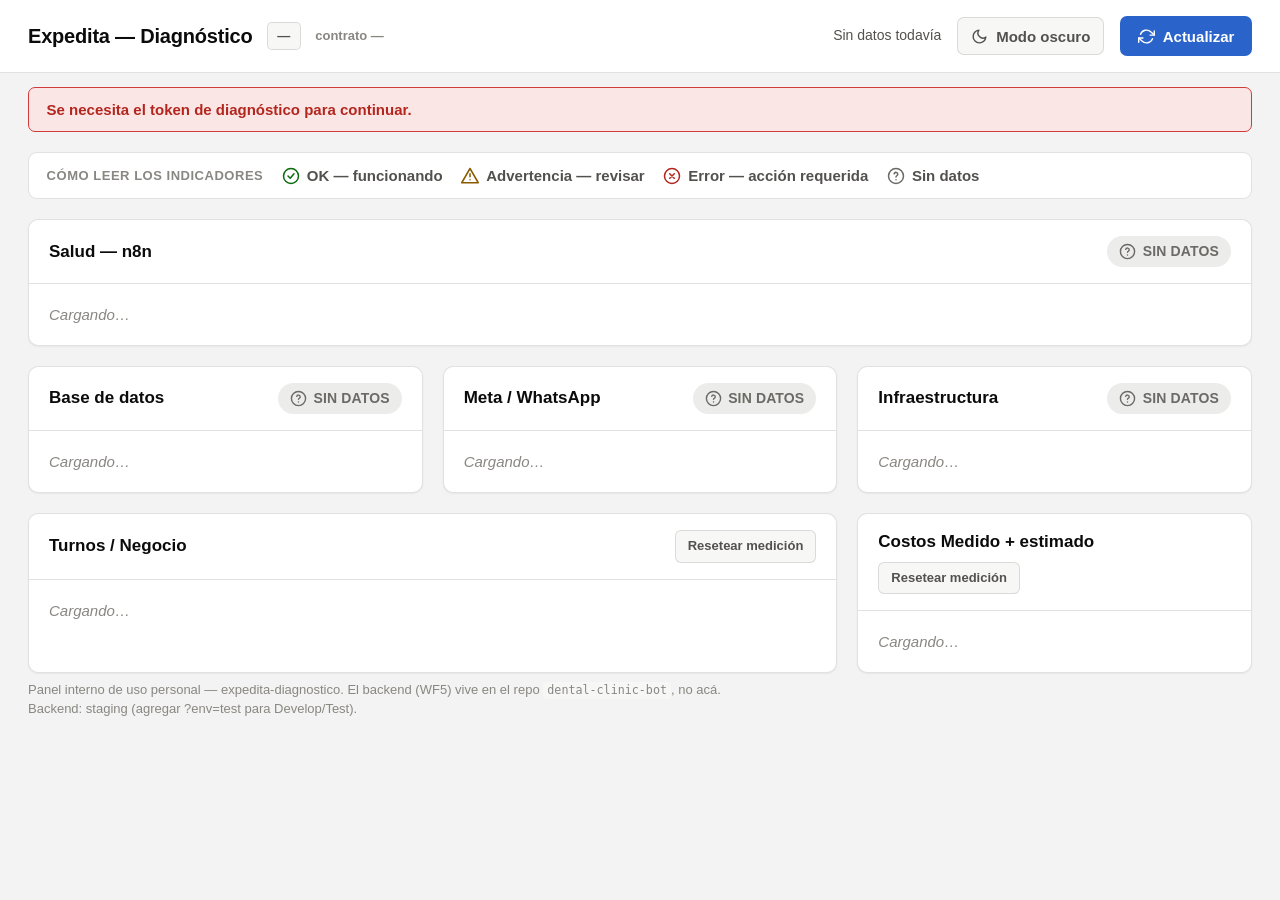
<file: src/index.html>
<!DOCTYPE html>
<html lang="es">
<head>
<meta charset="UTF-8">
<meta name="viewport" content="width=device-width, initial-scale=1.0">
<title>Expedita — Diagnóstico</title>
<link rel="stylesheet" href="styles.css">
</head>
<body>
<header class="topbar">
  <div class="topbar-left">
    <h1>Expedita — Diagnóstico</h1>
    <span class="env-badge" id="env-badge">—</span>
    <span class="contract-badge" id="contract-badge">contrato —</span>
  </div>
  <div class="topbar-right">
    <span class="last-update" id="ultima-actualizacion">Sin datos todavía</span>
    <button type="button" class="theme-toggle" id="btn-theme" aria-pressed="false">
      <svg class="icon-sun" viewBox="0 0 24 24" fill="none" stroke="currentColor" stroke-width="2" stroke-linecap="round" stroke-linejoin="round" aria-hidden="true"><circle cx="12" cy="12" r="5"></circle><line x1="12" y1="1" x2="12" y2="3"></line><line x1="12" y1="21" x2="12" y2="23"></line><line x1="4.22" y1="4.22" x2="5.64" y2="5.64"></line><line x1="18.36" y1="18.36" x2="19.78" y2="19.78"></line><line x1="1" y1="12" x2="3" y2="12"></line><line x1="21" y1="12" x2="23" y2="12"></line><line x1="4.22" y1="19.78" x2="5.64" y2="18.36"></line><line x1="18.36" y1="5.64" x2="19.78" y2="4.22"></line></svg>
      <svg class="icon-moon" viewBox="0 0 24 24" fill="none" stroke="currentColor" stroke-width="2" stroke-linecap="round" stroke-linejoin="round" aria-hidden="true"><path d="M21 12.79A9 9 0 1 1 11.21 3 7 7 0 0 0 21 12.79z"></path></svg>
      <span class="theme-toggle-label" id="theme-toggle-label">Modo oscuro</span>
    </button>
    <button id="btn-actualizar" type="button" class="btn">
      <svg viewBox="0 0 24 24" fill="none" stroke="currentColor" stroke-width="2" stroke-linecap="round" stroke-linejoin="round" aria-hidden="true"><polyline points="23 4 23 10 17 10"></polyline><polyline points="1 20 1 14 7 14"></polyline><path d="M3.51 9a9 9 0 0 1 14.85-3.36L23 10M1 14l4.64 4.36A9 9 0 0 0 20.49 15"></path></svg>
      Actualizar
    </button>
  </div>
</header>

<div class="global-warn" id="contract-warning" role="status" hidden></div>
<div class="global-error" id="global-error" role="alert" hidden></div>

<div class="shell">

  <div class="legend">
    <span class="legend-title">Cómo leer los indicadores</span>
    <span class="legend-item">
      <svg viewBox="0 0 24 24" fill="none" stroke="currentColor" stroke-width="2" stroke-linecap="round" stroke-linejoin="round" class="legend-icon legend-icon-good" aria-hidden="true"><circle cx="12" cy="12" r="10"></circle><path d="M8 12l3 3 5-6"></path></svg>
      OK — funcionando
    </span>
    <span class="legend-item">
      <svg viewBox="0 0 24 24" fill="none" stroke="currentColor" stroke-width="2" stroke-linecap="round" stroke-linejoin="round" class="legend-icon legend-icon-warn" aria-hidden="true"><path d="M12 2 1 21h22L12 2z"></path><line x1="12" y1="9" x2="12" y2="13"></line><line x1="12" y1="17" x2="12.01" y2="17"></line></svg>
      Advertencia — revisar
    </span>
    <span class="legend-item">
      <svg viewBox="0 0 24 24" fill="none" stroke="currentColor" stroke-width="2" stroke-linecap="round" stroke-linejoin="round" class="legend-icon legend-icon-crit" aria-hidden="true"><circle cx="12" cy="12" r="10"></circle><path d="M15 9l-6 6M9 9l6 6"></path></svg>
      Error — acción requerida
    </span>
    <span class="legend-item">
      <svg viewBox="0 0 24 24" fill="none" stroke="currentColor" stroke-width="2" stroke-linecap="round" stroke-linejoin="round" class="legend-icon legend-icon-unk" aria-hidden="true"><circle cx="12" cy="12" r="10"></circle><path d="M9.5 9a2.5 2.5 0 0 1 4.9.8c0 1.7-2.4 2-2.4 3.4"></path><line x1="12" y1="17" x2="12.01" y2="17"></line></svg>
      Sin datos
    </span>
  </div>

  <section class="semaforo semaforo-unk" id="semaforo" role="status" aria-live="polite" hidden></section>

  <main class="grid">

    <section class="card col-12" id="panel-n8n" aria-labelledby="h-n8n">
      <div class="card-head">
        <h2 id="h-n8n">Salud — n8n</h2>
        <span class="pill" id="n8n-status">—</span>
      </div>
      <div class="card-body" id="n8n-body">
        <p class="sin-datos">Cargando…</p>
      </div>
    </section>

    <section class="card col-4" id="panel-db" aria-labelledby="h-db">
      <div class="card-head">
        <h2 id="h-db">Base de datos</h2>
        <span class="pill" id="db-status">—</span>
      </div>
      <div class="card-body" id="db-body">
        <p class="sin-datos">Cargando…</p>
      </div>
    </section>

    <section class="card col-4" id="panel-meta" aria-labelledby="h-meta">
      <div class="card-head">
        <h2 id="h-meta">Meta / WhatsApp</h2>
        <span class="pill" id="meta-status">—</span>
      </div>
      <div class="card-body" id="meta-body">
        <p class="sin-datos">Cargando…</p>
      </div>
    </section>

    <section class="card col-4" id="panel-infra" aria-labelledby="h-infra">
      <div class="card-head">
        <h2 id="h-infra">Infraestructura</h2>
        <span class="pill" id="infra-status">—</span>
      </div>
      <div class="card-body" id="infra-body">
        <p class="sin-datos">Cargando…</p>
      </div>
    </section>

    <section class="card col-12" id="panel-llm" aria-labelledby="h-llm" hidden>
      <div class="card-head">
        <h2 id="h-llm">Groq / LLM</h2>
        <span class="pill" id="llm-status">—</span>
      </div>
      <div class="card-body" id="llm-body">
        <p class="sin-datos">Cargando…</p>
      </div>
    </section>

    <section class="card col-8" id="panel-negocio" aria-labelledby="h-negocio">
      <div class="card-head">
        <h2 id="h-negocio">Turnos / Negocio</h2>
        <button type="button" class="btn-reset" id="btn-reset-negocio">Resetear medición</button>
      </div>
      <p class="reset-aviso" id="reset-aviso-negocio" role="status" hidden></p>
      <div class="card-body" id="negocio-body">
        <p class="sin-datos">Cargando…</p>
      </div>
    </section>

    <section class="card col-4" id="panel-costos" aria-labelledby="h-costos">
      <div class="card-head">
        <h2 id="h-costos">Costos <span class="tag-estimado">Medido + estimado</span></h2>
        <button type="button" class="btn-reset" id="btn-reset-costos">Resetear medición</button>
      </div>
      <p class="reset-aviso" id="reset-aviso-costos" role="status" hidden></p>
      <div class="card-body" id="costos-body">
        <p class="sin-datos">Cargando…</p>
      </div>
    </section>

    <section class="card col-12" id="panel-tendencia" aria-labelledby="h-tendencia" hidden>
      <div class="card-head">
        <h2 id="h-tendencia">Tendencia — últimos 7 días</h2>
      </div>
      <div class="card-body" id="tendencia-body">
        <p class="sin-datos">Cargando…</p>
      </div>
    </section>

  </main>

  <footer class="foot">
    <p>Panel interno de uso personal — expedita-diagnostico. El backend
    (WF5) vive en el repo <code>dental-clinic-bot</code>, no acá.</p>
    <p id="backend-info"></p>
  </footer>

</div>

<script src="app.js"></script>
</body>
</html>
</file>
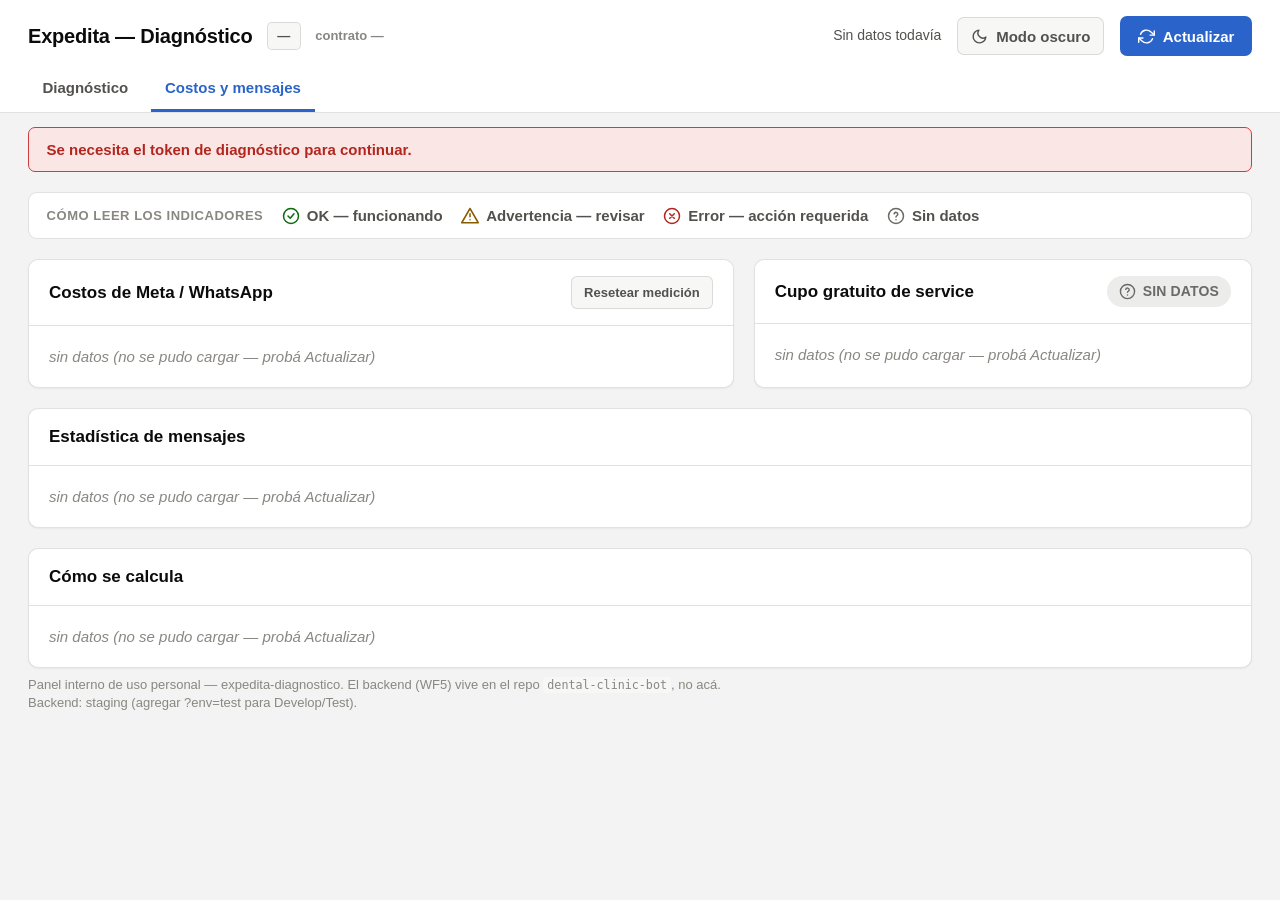
<file: src/costos.html>
<!DOCTYPE html>
<html lang="es">
<head>
<meta charset="UTF-8">
<meta name="viewport" content="width=device-width, initial-scale=1.0">
<title>Expedita — Costos y mensajes</title>
<link rel="stylesheet" href="styles.css">
</head>
<body data-pagina="costos">
<header class="topbar">
  <div class="topbar-left">
    <h1>Expedita — Diagnóstico</h1>
    <span class="env-badge" id="env-badge">—</span>
    <span class="contract-badge" id="contract-badge">contrato —</span>
  </div>
  <nav class="topnav" id="topnav" aria-label="Secciones del panel">
    <a href="index.html" data-nav="diagnostico">Diagnóstico</a>
    <a href="costos.html" data-nav="costos" aria-current="page">Costos y mensajes</a>
  </nav>
  <div class="topbar-right">
    <span class="last-update" id="ultima-actualizacion">Sin datos todavía</span>
    <button type="button" class="theme-toggle" id="btn-theme" aria-pressed="false">
      <svg class="icon-sun" viewBox="0 0 24 24" fill="none" stroke="currentColor" stroke-width="2" stroke-linecap="round" stroke-linejoin="round" aria-hidden="true"><circle cx="12" cy="12" r="5"></circle><line x1="12" y1="1" x2="12" y2="3"></line><line x1="12" y1="21" x2="12" y2="23"></line><line x1="4.22" y1="4.22" x2="5.64" y2="5.64"></line><line x1="18.36" y1="18.36" x2="19.78" y2="19.78"></line><line x1="1" y1="12" x2="3" y2="12"></line><line x1="21" y1="12" x2="23" y2="12"></line><line x1="4.22" y1="19.78" x2="5.64" y2="18.36"></line><line x1="18.36" y1="5.64" x2="19.78" y2="4.22"></line></svg>
      <svg class="icon-moon" viewBox="0 0 24 24" fill="none" stroke="currentColor" stroke-width="2" stroke-linecap="round" stroke-linejoin="round" aria-hidden="true"><path d="M21 12.79A9 9 0 1 1 11.21 3 7 7 0 0 0 21 12.79z"></path></svg>
      <span class="theme-toggle-label" id="theme-toggle-label">Modo oscuro</span>
    </button>
    <button id="btn-actualizar" type="button" class="btn">
      <svg viewBox="0 0 24 24" fill="none" stroke="currentColor" stroke-width="2" stroke-linecap="round" stroke-linejoin="round" aria-hidden="true"><polyline points="23 4 23 10 17 10"></polyline><polyline points="1 20 1 14 7 14"></polyline><path d="M3.51 9a9 9 0 0 1 14.85-3.36L23 10M1 14l4.64 4.36A9 9 0 0 0 20.49 15"></path></svg>
      Actualizar
    </button>
  </div>
</header>

<div class="global-warn" id="contract-warning" role="status" hidden></div>
<div class="global-error" id="global-error" role="alert" hidden></div>

<div class="shell">

  <div class="legend">
    <span class="legend-title">Cómo leer los indicadores</span>
    <span class="legend-item">
      <svg viewBox="0 0 24 24" fill="none" stroke="currentColor" stroke-width="2" stroke-linecap="round" stroke-linejoin="round" class="legend-icon legend-icon-good" aria-hidden="true"><circle cx="12" cy="12" r="10"></circle><path d="M8 12l3 3 5-6"></path></svg>
      OK — funcionando
    </span>
    <span class="legend-item">
      <svg viewBox="0 0 24 24" fill="none" stroke="currentColor" stroke-width="2" stroke-linecap="round" stroke-linejoin="round" class="legend-icon legend-icon-warn" aria-hidden="true"><path d="M12 2 1 21h22L12 2z"></path><line x1="12" y1="9" x2="12" y2="13"></line><line x1="12" y1="17" x2="12.01" y2="17"></line></svg>
      Advertencia — revisar
    </span>
    <span class="legend-item">
      <svg viewBox="0 0 24 24" fill="none" stroke="currentColor" stroke-width="2" stroke-linecap="round" stroke-linejoin="round" class="legend-icon legend-icon-crit" aria-hidden="true"><circle cx="12" cy="12" r="10"></circle><path d="M15 9l-6 6M9 9l6 6"></path></svg>
      Error — acción requerida
    </span>
    <span class="legend-item">
      <svg viewBox="0 0 24 24" fill="none" stroke="currentColor" stroke-width="2" stroke-linecap="round" stroke-linejoin="round" class="legend-icon legend-icon-unk" aria-hidden="true"><circle cx="12" cy="12" r="10"></circle><path d="M9.5 9a2.5 2.5 0 0 1 4.9.8c0 1.7-2.4 2-2.4 3.4"></path><line x1="12" y1="17" x2="12.01" y2="17"></line></svg>
      Sin datos
    </span>
  </div>

  <main class="grid">

    <section class="card col-7" id="panel-costos" aria-labelledby="h-costos">
      <div class="card-head">
        <h2 id="h-costos">Costos de Meta / WhatsApp</h2>
        <button type="button" class="btn-reset" id="btn-reset-costos">Resetear medición</button>
      </div>
      <p class="reset-aviso" id="reset-aviso-costos" role="status" hidden></p>
      <div class="card-body" id="costos-body">
        <p class="sin-datos cargando">Cargando…</p>
      </div>
    </section>

    <section class="card col-5" id="panel-cupo" aria-labelledby="h-cupo">
      <div class="card-head">
        <h2 id="h-cupo">Cupo gratuito de service</h2>
        <span class="pill" id="cupo-status">—</span>
      </div>
      <div class="card-body" id="cupo-body">
        <p class="sin-datos cargando">Cargando…</p>
      </div>
    </section>

    <section class="card col-12" id="panel-mensajes" aria-labelledby="h-mensajes">
      <div class="card-head">
        <h2 id="h-mensajes">Estadística de mensajes</h2>
      </div>
      <div class="card-body" id="mensajes-body">
        <p class="sin-datos cargando">Cargando…</p>
      </div>
    </section>

    <section class="card col-12" id="panel-calculo" aria-labelledby="h-calculo">
      <div class="card-head">
        <h2 id="h-calculo">Cómo se calcula</h2>
      </div>
      <div class="card-body" id="calculo-body">
        <p class="sin-datos cargando">Cargando…</p>
      </div>
    </section>

  </main>

  <footer class="foot">
    <p>Panel interno de uso personal — expedita-diagnostico. El backend
    (WF5) vive en el repo <code>dental-clinic-bot</code>, no acá.</p>
    <p id="backend-info"></p>
  </footer>

</div>

<script src="costos.js"></script>
<script src="app.js"></script>
</body>
</html>
</file>
<file: src/styles.css>
/* Reset mínimo */
*,
*::before,
*::after {
  box-sizing: border-box;
}
html,
body {
  margin: 0;
  padding: 0;
}

/* ---------------------------------------------------------------------
 * Tema — claro por defecto, oscuro por prefers-color-scheme o por el
 * toggle manual (data-theme en <html>, persistido en localStorage).
 * Los dos modos ganan siempre sobre el sistema operativo.
 * --------------------------------------------------------------------- */
:root {
  color-scheme: light;
  --page: #f2f3f2;
  --surface: #ffffff;
  --surface-2: #f7f7f6;
  --border: rgba(11, 11, 11, 0.12);
  --text: #0b0b0b;
  --text-2: #52514e;
  --text-muted: #898781;
  --accent: #2a63c9;
  --accent-hover: #1c4ea3;
  --accent-ink: #ffffff;
  --good: #0ca30c;
  --good-text: #0b6b0b;
  --good-bg: #e4f5e4;
  --warn: #d98c00;
  --warn-text: #8a5a00;
  --warn-bg: #fdf1d9;
  --crit: #d03b3b;
  --crit-text: #b3261e;
  --crit-bg: #fbe6e6;
  --unk-text: #6b6a66;
  --unk-bg: #ececea;
  --shadow: 0 1px 2px rgba(11, 11, 11, 0.05);

  --font-body: -apple-system, "Segoe UI", Roboto, Helvetica, Arial, sans-serif;
  --font-mono: "Consolas", "SFMono-Regular", Menlo, Monaco, monospace;
}

@media (prefers-color-scheme: dark) {
  :root:not([data-theme="light"]) {
    color-scheme: dark;
    --page: #0d0e10;
    --surface: #17191c;
    --surface-2: #1e2124;
    --border: rgba(255, 255, 255, 0.12);
    --text: #f5f5f4;
    --text-2: #c3c2b7;
    --text-muted: #8b8a84;
    --accent: #5b9bf5;
    --accent-hover: #7bafff;
    --accent-ink: #0d0e10;
    --good: #0ca30c;
    --good-text: #4ade80;
    --good-bg: rgba(12, 163, 12, 0.16);
    --warn: #fab219;
    --warn-text: #fbbf24;
    --warn-bg: rgba(250, 178, 25, 0.14);
    --crit: #e66767;
    --crit-text: #f87171;
    --crit-bg: rgba(230, 103, 103, 0.16);
    --unk-text: #a9a8a2;
    --unk-bg: rgba(255, 255, 255, 0.08);
    --shadow: none;
  }
}

:root[data-theme="dark"] {
  color-scheme: dark;
  --page: #0d0e10;
  --surface: #17191c;
  --surface-2: #1e2124;
  --border: rgba(255, 255, 255, 0.12);
  --text: #f5f5f4;
  --text-2: #c3c2b7;
  --text-muted: #8b8a84;
  --accent: #5b9bf5;
  --accent-hover: #7bafff;
  --accent-ink: #0d0e10;
  --good: #0ca30c;
  --good-text: #4ade80;
  --good-bg: rgba(12, 163, 12, 0.16);
  --warn: #fab219;
  --warn-text: #fbbf24;
  --warn-bg: rgba(250, 178, 25, 0.14);
  --crit: #e66767;
  --crit-text: #f87171;
  --crit-bg: rgba(230, 103, 103, 0.16);
  --unk-text: #a9a8a2;
  --unk-bg: rgba(255, 255, 255, 0.08);
  --shadow: none;
}

body {
  font-family: var(--font-body);
  color: var(--text);
  background: var(--page);
  line-height: 1.4;
  font-size: 16px;
}

h1,
h2,
h3 {
  margin: 0;
  font-weight: 700;
}

code {
  font-family: var(--font-mono);
  background: var(--surface-2);
  padding: 0.1em 0.35em;
  border-radius: 3px;
  font-size: 0.9em;
}

/* Barra superior */
.topbar {
  display: flex;
  flex-wrap: wrap;
  align-items: center;
  justify-content: space-between;
  gap: 0.75rem;
  padding: 1rem 1.75rem;
  background: var(--surface);
  border-bottom: 1px solid var(--border);
  position: sticky;
  top: 0;
  z-index: 10;
}

.topbar-left {
  display: flex;
  align-items: center;
  gap: 0.875rem;
}

.topbar-left h1 {
  font-size: 1.25rem;
  letter-spacing: -0.01em;
}

.env-badge {
  font-size: 0.8125rem;
  font-weight: 700;
  letter-spacing: 0.04em;
  text-transform: uppercase;
  background: var(--surface-2);
  color: var(--text-2);
  border: 1px solid var(--border);
  padding: 0.25rem 0.6rem;
  border-radius: 5px;
}

.contract-badge {
  font-size: 0.8125rem;
  font-weight: 600;
  color: var(--text-muted);
  font-variant-numeric: tabular-nums;
}

/* Navegación entre páginas: fila propia bajo la barra; la activa va en
 * negrita + subrayado grueso (no depende solo del color). */
.topnav {
  order: 3;
  width: 100%;
  display: flex;
  flex-wrap: wrap;
  gap: 0.25rem 0.5rem;
  margin: 0 0 -1rem;
}

.topnav a {
  padding: 0.55rem 0.9rem 0.7rem;
  font-size: 0.9375rem;
  font-weight: 600;
  color: var(--text-2);
  text-decoration: none;
  border-bottom: 3px solid transparent;
}

.topnav a:hover {
  color: var(--text);
  border-bottom-color: var(--border);
}

.topnav a:focus-visible {
  outline: 2px solid var(--accent);
  outline-offset: -2px;
  border-radius: 4px;
}

.topnav a[aria-current="page"] {
  color: var(--accent);
  font-weight: 700;
  border-bottom-color: var(--accent);
}

.topbar-right {
  display: flex;
  align-items: center;
  gap: 1rem;
  flex-wrap: wrap;
}

.last-update {
  font-size: 0.875rem;
  color: var(--text-2);
  white-space: nowrap;
}

.btn,
.theme-toggle {
  display: inline-flex;
  align-items: center;
  gap: 0.5rem;
  font: inherit;
  font-size: 0.9375rem;
  font-weight: 600;
  border-radius: 7px;
  cursor: pointer;
}

.btn {
  padding: 0.6rem 1.1rem;
  background: var(--accent);
  color: var(--accent-ink);
  border: none;
}

.btn svg {
  width: 17px;
  height: 17px;
}

.btn:hover {
  background: var(--accent-hover);
}

.btn:disabled {
  opacity: 0.6;
  cursor: default;
}

.theme-toggle {
  padding: 0.45rem 0.8rem;
  background: var(--surface-2);
  border: 1px solid var(--border);
  color: var(--text-2);
}

.theme-toggle:hover {
  color: var(--text);
}

.theme-toggle svg {
  width: 17px;
  height: 17px;
}

.theme-toggle .icon-sun,
.theme-toggle .icon-moon {
  display: none;
}

/* Claro: se ofrece pasar a oscuro (icono luna). Oscuro: se ofrece pasar a claro (icono sol). */
:root:not([data-theme="dark"]) .theme-toggle .icon-moon {
  display: block;
}
:root[data-theme="dark"] .theme-toggle .icon-sun {
  display: block;
}
@media (prefers-color-scheme: dark) {
  :root:not([data-theme]) .theme-toggle .icon-moon {
    display: none;
  }
  :root:not([data-theme]) .theme-toggle .icon-sun {
    display: block;
  }
}

/* Error global */
.global-error {
  margin: 0.85rem 1.75rem 0;
  padding: 0.7rem 1.1rem;
  background: var(--crit-bg);
  color: var(--crit-text);
  border: 1px solid var(--crit);
  border-radius: 7px;
  font-size: 0.9375rem;
  font-weight: 600;
}

/* Aviso de versión de contrato no reconocida (tono advertencia) */
.global-warn {
  margin: 0.85rem 1.75rem 0;
  padding: 0.7rem 1.1rem;
  background: var(--warn-bg);
  color: var(--warn-text);
  border: 1px solid var(--warn);
  border-radius: 7px;
  font-size: 0.9375rem;
  font-weight: 600;
}

.shell {
  max-width: 1400px;
  margin: 0 auto;
  padding: 0 1.75rem 3rem;
}

/* Leyenda de estados */
.legend {
  display: flex;
  align-items: center;
  flex-wrap: wrap;
  gap: 1.15rem;
  margin: 1.25rem 0;
  padding: 0.75rem 1.1rem;
  background: var(--surface);
  border: 1px solid var(--border);
  border-radius: 9px;
}

.legend-title {
  font-size: 0.8125rem;
  font-weight: 700;
  text-transform: uppercase;
  letter-spacing: 0.04em;
  color: var(--text-muted);
}

.legend-item {
  display: flex;
  align-items: center;
  gap: 0.45rem;
  font-size: 0.9375rem;
  font-weight: 600;
  color: var(--text-2);
}

.legend-icon {
  width: 18px;
  height: 18px;
  flex-shrink: 0;
}

.legend-icon-good {
  color: var(--good-text);
}
.legend-icon-warn {
  color: var(--warn-text);
}
.legend-icon-crit {
  color: var(--crit-text);
}
.legend-icon-unk {
  color: var(--unk-text);
}

/* Grid principal */
.grid {
  display: grid;
  grid-template-columns: repeat(12, 1fr);
  gap: 1.25rem;
  margin-top: 1.25rem;
}

.col-4 {
  grid-column: span 4;
}
.col-5 {
  grid-column: span 5;
}
.col-7 {
  grid-column: span 7;
}
.col-8 {
  grid-column: span 8;
}
.col-12 {
  grid-column: span 12;
}

/* Tarjetas */
.card {
  background: var(--surface);
  border: 1px solid var(--border);
  border-radius: 10px;
  box-shadow: var(--shadow);
  overflow: hidden;
  min-width: 0;
  display: flex;
  flex-direction: column;
}

.card-head {
  display: flex;
  flex-wrap: wrap;
  align-items: center;
  justify-content: space-between;
  gap: 0.5rem 0.75rem;
  padding: 1rem 1.25rem;
  border-bottom: 1px solid var(--border);
}

.card-head h2 {
  font-size: 1.0625rem;
}

.card-body {
  padding: 1.25rem;
  overflow-x: auto;
  flex: 1;
}

.btn-reset {
  font: inherit;
  font-size: 0.8125rem;
  font-weight: 600;
  padding: 0.4rem 0.75rem;
  border-radius: 6px;
  background: var(--surface-2);
  color: var(--text-2);
  border: 1px solid var(--border);
  cursor: pointer;
  white-space: nowrap;
}

.btn-reset:hover {
  color: var(--text);
}

.btn-reset:disabled {
  opacity: 0.6;
  cursor: default;
}

.periodo-info {
  margin: 0 0 1.1rem;
  font-size: 0.875rem;
  font-weight: 600;
  color: var(--text-2);
}

.periodo-info + .periodo-sub {
  margin-top: -0.8rem;
}

.periodo-sub {
  margin: 0 0 1.1rem;
  font-size: 0.8125rem;
  color: var(--text-muted);
}

/* Aviso tras un reset: fecha anterior (única pista para deshacerlo) */
.reset-aviso {
  margin: 0;
  padding: 0.6rem 1.25rem;
  font-size: 0.8125rem;
  color: var(--text-2);
  background: var(--surface-2);
  border-bottom: 1px solid var(--border);
}

.reset-aviso-warn strong {
  color: var(--warn-text);
}

/* error_detalle de un bloque/sub-bloque en error */
.error-detalle {
  display: flex;
  align-items: flex-start;
  gap: 0.5rem;
  margin: 0 0 1rem;
  padding: 0.6rem 0.8rem;
  font-size: 0.875rem;
  font-weight: 600;
  border-radius: 7px;
  overflow-wrap: anywhere;
}

.error-detalle svg {
  width: 17px;
  height: 17px;
  flex-shrink: 0;
  margin-top: 1px;
}

.error-detalle-crit {
  background: var(--crit-bg);
  color: var(--crit-text);
}

.error-detalle-warn {
  background: var(--warn-bg);
  color: var(--warn-text);
}

/* Pastilla de estado */
.pill {
  display: inline-flex;
  align-items: center;
  gap: 0.4rem;
  font-size: 0.875rem;
  font-weight: 700;
  letter-spacing: 0.01em;
  padding: 0.35rem 0.75rem;
  border-radius: 20px;
  white-space: nowrap;
}

.pill svg {
  width: 17px;
  height: 17px;
  flex-shrink: 0;
}

.pill-good {
  background: var(--good-bg);
  color: var(--good-text);
}
.pill-warn {
  background: var(--warn-bg);
  color: var(--warn-text);
}
.pill-crit {
  background: var(--crit-bg);
  color: var(--crit-text);
}
.pill-unk {
  background: var(--unk-bg);
  color: var(--unk-text);
}

/* Sin datos / cargando */
.sin-datos {
  color: var(--text-muted);
  font-style: italic;
  margin: 0;
  font-size: 0.9375rem;
}

/* Tiles de estadística (reemplaza la vieja lista clave-valor) */
.stats {
  display: grid;
  grid-template-columns: repeat(auto-fit, minmax(140px, 1fr));
  gap: 1rem;
}

.stats.stats-1col {
  grid-template-columns: 1fr;
}

.stat {
  display: flex;
  flex-direction: column;
  gap: 0.3rem;
}

.stat-label {
  font-size: 0.8125rem;
  font-weight: 700;
  text-transform: uppercase;
  letter-spacing: 0.03em;
  color: var(--text-muted);
}

.stat-value {
  font-size: 1.75rem;
  font-weight: 700;
  font-variant-numeric: tabular-nums;
  letter-spacing: -0.01em;
}

.stat-value.small {
  font-size: 1.25rem;
}

.stat-value.warn {
  color: var(--warn-text);
}
.stat-value.crit {
  color: var(--crit-text);
}
.stat-value.muted {
  color: var(--text-muted);
  font-size: 1.25rem;
  font-weight: 600;
}

.stat-sub {
  font-size: 0.8125rem;
  color: var(--text-2);
}

/* Cifra destacada de Costos (proyección per-message o medido) */
.stats-destacadas {
  align-items: end;
}

.stats-destacadas .stat:first-child .stat-value:not(.muted) {
  font-size: 2.25rem;
  color: var(--accent);
}

.stat-block + .stat-block {
  margin-top: 1.1rem;
}

/* Medidor de capacidad */
.meter-track {
  height: 10px;
  border-radius: 6px;
  background: var(--surface-2);
  border: 1px solid var(--border);
  overflow: hidden;
  margin-top: 0.4rem;
}

.meter-fill {
  height: 100%;
  border-radius: 6px;
  background: var(--accent);
}

.dot {
  display: inline-block;
  width: 9px;
  height: 9px;
  border-radius: 50%;
  margin-right: 0.45rem;
  vertical-align: middle;
}

.dot-good {
  background: var(--good);
}
.dot-warn {
  background: var(--warn);
}
.dot-crit {
  background: var(--crit);
}
.dot-unk {
  background: var(--text-muted);
}

/* Tablas */
.table-wrap {
  overflow-x: auto;
}

table {
  border-collapse: collapse;
  width: 100%;
}

.tabla-workflows {
  min-width: 56rem;
}

th,
td {
  text-align: left;
  padding: 0.7rem 0.9rem;
  border-bottom: 1px solid var(--border);
  white-space: nowrap;
  font-size: 0.9375rem;
}

th {
  font-size: 0.8125rem;
  text-transform: uppercase;
  letter-spacing: 0.03em;
  color: var(--text-muted);
  font-weight: 700;
}

td {
  font-variant-numeric: tabular-nums;
}

td:first-child,
th:first-child {
  font-weight: 600;
  white-space: normal;
}

tbody tr:last-child td {
  border-bottom: none;
}

tbody tr:hover {
  background: var(--surface-2);
}

.cell-warn {
  color: var(--warn-text);
  font-weight: 700;
}
.cell-crit {
  color: var(--crit-text);
  font-weight: 700;
}
.cell-muted {
  color: var(--text-muted);
}

.fila-inexistente td {
  color: var(--text-muted);
}

.tabla-simple {
  margin-top: 1rem;
  min-width: 0;
}

.resumen-linea {
  display: flex;
  flex-wrap: wrap;
  gap: 1.75rem;
  margin-top: 1.1rem;
  padding-top: 1rem;
  border-top: 1px solid var(--border);
  font-size: 0.9375rem;
  color: var(--text-2);
}

.resumen-item {
  display: flex;
  flex-direction: column;
  gap: 0.2rem;
}

.resumen-nota {
  font-size: 0.8125rem;
  color: var(--text-muted);
}

.resumen-linea strong {
  color: var(--text);
  font-variant-numeric: tabular-nums;
}

/* Subgrupos dentro de un panel (Turnos/Negocio, Costos) — separador si hay
 * algo antes (otro subgrupo, la línea de período, stats o una nota). */
.card-body > .subgrupo:not(:first-child) {
  margin-top: 1.5rem;
  padding-top: 1.5rem;
  border-top: 1px solid var(--border);
}

.subgrupo h3 {
  font-size: 0.875rem;
  text-transform: uppercase;
  letter-spacing: 0.03em;
  color: var(--text-muted);
  margin-bottom: 0.85rem;
}

.nota {
  margin: 1.1rem 0 0;
  padding: 0.75rem 0.9rem;
  font-size: 0.875rem;
  color: var(--text-2);
  background: var(--surface-2);
  border: 1px solid var(--border);
  border-radius: 7px;
}

/* Footer */
.foot {
  padding: 0.5rem 0 0;
  color: var(--text-muted);
  font-size: 0.8125rem;
}

.foot p {
  margin: 0;
}

/* Responsive */
@media (max-width: 62rem) {
  .grid {
    grid-template-columns: 1fr;
  }
  .col-4,
  .col-5,
  .col-7,
  .col-8,
  .col-12 {
    grid-column: span 1;
  }
}

@media (max-width: 40rem) {
  .topbar {
    padding: 0.85rem 1rem;
  }
  .shell {
    padding: 0 1rem 2rem;
  }
  .topbar-right {
    gap: 0.6rem;
  }
  .card-body {
    padding: 1rem;
  }
  .legend {
    gap: 0.75rem;
  }
}

/* ---------------------------------------------------------------------
 * Contrato 4.0 — semáforo global, LLM, embudo, derivaciones, tendencia
 * --------------------------------------------------------------------- */
.semaforo {
  margin: 1rem 0 0;
  padding: 0.9rem 1.1rem;
  border-radius: 9px;
  border: 1px solid var(--border);
  border-left-width: 6px;
  background: var(--surface);
}
.semaforo[hidden] { display: none; }
.semaforo-good { border-color: var(--good); background: var(--good-bg); color: var(--good-text); }
.semaforo-warn { border-color: var(--warn); background: var(--warn-bg); color: var(--warn-text); }
.semaforo-crit { border-color: var(--crit); background: var(--crit-bg); color: var(--crit-text); }
.semaforo-unk { border-color: var(--border); background: var(--unk-bg); color: var(--unk-text); }
.semaforo-cab { display: flex; align-items: center; gap: 0.6rem; }
.semaforo-cab svg { width: 26px; height: 26px; flex-shrink: 0; }
.semaforo-titulo { font-size: 1.2rem; }
.semaforo-nota { margin: 0.4rem 0 0; font-size: 0.875rem; }
.semaforo-lista { list-style: none; margin: 0.75rem 0 0; padding: 0; display: grid; gap: 0.45rem; }
.semaforo-item { display: flex; gap: 0.5rem; align-items: flex-start; font-size: 0.9375rem; font-weight: 600; }
.semaforo-item svg { width: 18px; height: 18px; flex-shrink: 0; margin-top: 2px; }
.semaforo-item-crit svg { color: var(--crit-text); }
.semaforo-item-warn svg { color: var(--warn-text); }
.semaforo-msg { display: flex; flex-direction: column; overflow-wrap: anywhere; }
.semaforo-det { font-weight: 400; font-size: 0.78rem; opacity: 0.85; }

.tag-alerta {
  display: block;
  margin-top: 2px;
  font-size: 0.72rem;
  font-weight: 700;
  color: var(--warn-text);
}
.meter-warn { background: var(--warn); }
.meter-crit { background: var(--crit); }

.subtitulo { margin: 0.9rem 0 0.2rem; font-size: 0.8125rem; color: var(--text-2); }
.subtitulo-falla { color: var(--crit-text); }

.barra-apilada {
  display: flex;
  height: 14px;
  margin-top: 0.7rem;
  border-radius: 7px;
  overflow: hidden;
  background: var(--surface-2);
  border: 1px solid var(--border);
}
.barra-seg { display: block; height: 100%; }
.barra-c1 { background: var(--good); }
.barra-c2 { background: var(--crit); }
.barra-c3 { background: var(--warn); }
.barra-c4 { background: var(--accent); }
.barra-c5 { background: var(--text-muted); }
.barra-leyenda {
  list-style: none;
  display: flex;
  flex-wrap: wrap;
  gap: 0.3rem 1rem;
  margin: 0.5rem 0 0;
  padding: 0;
  font-size: 0.8125rem;
  color: var(--text-2);
}
.barra-clave {
  display: inline-block;
  width: 10px;
  height: 10px;
  border-radius: 2px;
  margin-right: 0.35rem;
}

.sparks {
  display: grid;
  grid-template-columns: repeat(auto-fit, minmax(9.5rem, 1fr));
  gap: 1rem;
}
.spark-item { display: flex; flex-direction: column; gap: 0.15rem; }
.sparkline { width: 100%; height: 34px; overflow: visible; }
.spark-seg { stroke: var(--accent); stroke-width: 1.8; stroke-linecap: round; }
.spark-parcial { stroke-dasharray: 3 3; }
.spark-dot { fill: var(--accent); }
.spark-dot-parcial { fill: var(--surface); stroke: var(--accent); stroke-width: 1.6; }
.card[hidden] { display: none; }

/* ---------------------------------------------------------------------
 * Página Costos y mensajes (costos.html)
 * --------------------------------------------------------------------- */
.col-5, .col-7 { min-width: 0; }

.tag-fuente {
  display: inline-block;
  margin-left: 0.5rem;
  padding: 0.05rem 0.4rem;
  font-size: 0.6875rem;
  font-weight: 700;
  letter-spacing: 0.04em;
  text-transform: uppercase;
  border-radius: 4px;
  border: 1px solid var(--border);
  vertical-align: middle;
}
.tag-fuente-medido { background: var(--good-bg); color: var(--good-text); }
.tag-fuente-estimado { background: var(--warn-bg); color: var(--warn-text); }

.pill-chico { font-size: 0.75rem; padding: 0.2rem 0.55rem; cursor: help; }
.pill-chico svg { width: 14px; height: 14px; }

.stat-fila { display: flex; flex-wrap: wrap; align-items: center; gap: 0.5rem 0.75rem; }
.stats-gap { margin-top: 1rem; }
.stats-cupo { margin-top: 1rem; align-items: start; }
/* Badge siempre debajo de la etiqueta: los valores quedan alineados entre tiles */
.stats-cupo .stat-label { display: flex; flex-direction: column; align-items: flex-start; gap: 0.3rem; }
.stats-cupo .tag-fuente { margin-left: 0; }

.desplegable { margin-top: 1rem; border: 1px solid var(--border); border-radius: 7px; background: var(--surface-2); }
.desplegable > summary { cursor: pointer; padding: 0.6rem 0.9rem; font-size: 0.875rem; font-weight: 600; color: var(--text-2); }
.desplegable > summary:focus-visible { outline: 2px solid var(--accent); outline-offset: 2px; border-radius: 6px; }
.desplegable[open] > summary { border-bottom: 1px solid var(--border); }
.desplegable > :not(summary) { margin-left: 0.9rem; margin-right: 0.9rem; }
.desplegable > :last-child { margin-bottom: 0.9rem; }
.desplegable > .tabla-simple { margin-top: 0.5rem; }

.cupo-estado { display: flex; align-items: flex-start; gap: 0.5rem; margin: 0 0 0.9rem; padding: 0.6rem 0.8rem; font-size: 0.9375rem; font-weight: 700; border-radius: 7px; }
.cupo-estado svg { width: 20px; height: 20px; flex-shrink: 0; margin-top: 1px; }
.cupo-estado-good { background: var(--good-bg); color: var(--good-text); }
.cupo-estado-warn { background: var(--warn-bg); color: var(--warn-text); }
.cupo-estado-crit { background: var(--crit-bg); color: var(--crit-text); }
.cupo-estado-unk { background: var(--unk-bg); color: var(--unk-text); }

.meter-grande { height: 16px; border-radius: 9px; margin-top: 0; }
.meter-grande .meter-fill { border-radius: 0; }
.cupo-medidor-txt { margin: 0.4rem 0 0; font-size: 0.875rem; font-weight: 600; font-variant-numeric: tabular-nums; }

.notas-lista { margin: 0; padding-left: 1.2rem; display: grid; gap: 0.45rem; }
.nota .notas-lista { font-size: 0.875rem; }
.nota-importante { color: var(--warn-text); }
.nota-importante strong { font-weight: 700; }
.desplegable .notas-lista { font-size: 0.875rem; color: var(--text-2); margin-top: 0.75rem; }

.nota-backend {
  margin: 0.75rem 0.9rem 0.9rem;
  padding: 0.75rem 0.9rem;
  font-family: var(--font-mono);
  font-size: 0.8125rem;
  line-height: 1.5;
  white-space: pre-wrap;
  overflow-wrap: anywhere;
  background: var(--surface);
  border: 1px solid var(--border);
  border-radius: 7px;
  color: var(--text-2);
}

.categorias { list-style: none; margin: 1rem 0 0; padding: 0; display: grid; gap: 0.85rem; }
.categoria-cab { display: flex; align-items: center; gap: 0.4rem; font-size: 0.9375rem; font-weight: 600; }
.categoria-nombre { flex: 1; text-transform: capitalize; }
.categoria-valor { font-variant-numeric: tabular-nums; font-weight: 700; }
.categoria-valor.muted { color: var(--text-muted); font-weight: 600; }
.categoria-track { height: 10px; margin-top: 0.3rem; border-radius: 6px; background: var(--surface-2); border: 1px solid var(--border); overflow: hidden; }
.categoria-fill { height: 100%; }
.categoria-ayuda { display: block; margin-top: 0.2rem; font-size: 0.8125rem; color: var(--text-muted); }
.barra-c1.barra-clave, .barra-c2.barra-clave { margin-right: 0.25rem; }

.tabla-7d { min-width: 34rem; }
.tabla-7d td, .tabla-7d th { white-space: nowrap; }
.tag-parcial { display: inline-block; margin-left: 0.5rem; padding: 0.05rem 0.4rem; font-size: 0.6875rem; font-weight: 700; color: var(--warn-text); background: var(--warn-bg); border-radius: 4px; }
.fila-parcial td { font-style: italic; }
.celda-barra { position: relative; min-width: 11rem; }
.celda-barra-num { position: relative; z-index: 1; }
.celda-barra-fill { position: absolute; left: 0; bottom: 4px; height: 4px; border-radius: 2px; background: var(--accent); }
.celda-barra-parcial { background: repeating-linear-gradient(90deg, var(--accent) 0 4px, transparent 4px 7px); }
</file>
